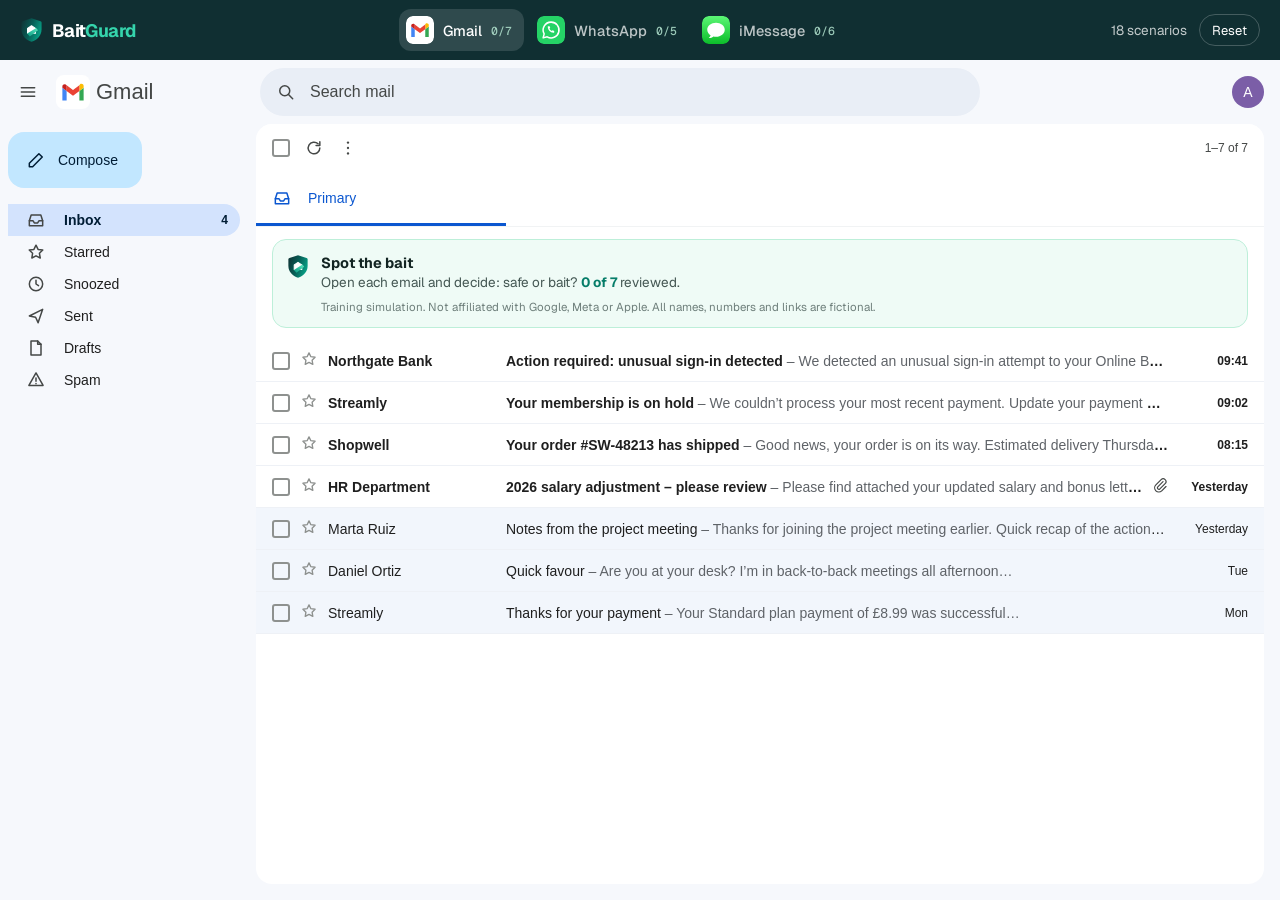
<file: simulator.html>
<!doctype html>
<html lang="en-GB">
<head>
  <meta charset="utf-8">
  <meta name="viewport" content="width=device-width, initial-scale=1, viewport-fit=cover">
  <title>BaitGuard Simulator — Safe or bait?</title>
  <meta name="description" content="Practise spotting scams in realistic email, chat and text-message simulations. Decide what is safe and what is bait.">
  <meta name="theme-color" content="#102F32">
  <link rel="icon" href="assets/brand/favicon.svg" type="image/svg+xml">
  <link rel="preconnect" href="https://fonts.googleapis.com">
  <link rel="preconnect" href="https://fonts.gstatic.com" crossorigin>
  <link href="https://fonts.googleapis.com/css2?family=Geist:wght@400;500;600;700&family=Geist+Mono:wght@400;500&display=swap" rel="stylesheet">
  <link rel="stylesheet" href="sim.css">
</head>
<body>

<svg width="0" height="0" style="position:absolute" aria-hidden="true">
  <defs>
    <linearGradient id="bg-shield" x1="0" y1="0" x2="1" y2="0.4">
      <stop offset="0" stop-color="#102F32"/><stop offset="0.55" stop-color="#075E56"/><stop offset="1" stop-color="#079B82"/>
    </linearGradient>
    <linearGradient id="bg-ribbon" x1="0" y1="1" x2="1" y2="0">
      <stop offset="0" stop-color="#079B82"/><stop offset="1" stop-color="#5EE6C0"/>
    </linearGradient>
    <symbol id="bg-mark" viewBox="0 0 64 72">
      <path d="M32 3 57 11.5c2 .7 3 2.2 3 4.2V34c0 17.5-12 29.5-28 35C16 63.5 4 51.5 4 34V15.7c0-2 1-3.5 3-4.2Z" fill="url(#bg-shield)"/>
      <path d="M21 31.5 32 24l11 7.5V45H21Z" fill="#fff" stroke="#fff" stroke-width="3" stroke-linejoin="round"/>
      <path d="M20 46 45 30.5l5 6.2L27.5 54Z" fill="url(#bg-ribbon)"/>
    </symbol>
    <symbol id="app-mail" viewBox="0 0 48 48">
      <rect width="48" height="48" rx="11" fill="#fff"/>
      <path d="M9 36h6V22.5L9 18v15.5a2.5 2.5 0 0 0 0 .2Z" fill="#4285F4"/>
      <path d="M33 36h6V18l-6 4.5Z" fill="#34A853"/>
      <path d="M33 14.5v8l6-4.5v-2.6c0-2.6-3-4-5-2.5Z" fill="#FBBC04"/>
      <path d="M15 22.5v-8l9 6.8 9-6.8v8l-9 6.8Z" fill="#EA4335"/>
      <path d="M9 15.4V18l6 4.5v-8l-1-.7c-2-1.5-5-.1-5 2.6Z" fill="#C5221F"/>
    </symbol>
    <symbol id="app-chat" viewBox="0 0 48 48">
      <rect width="48" height="48" rx="11" fill="#25D366"/>
      <path d="M24 10.5a13.5 13.5 0 0 0-11.7 20.2L10.5 37.5l7-1.8A13.5 13.5 0 1 0 24 10.5Z" fill="none" stroke="#fff" stroke-width="2.6" stroke-linejoin="round"/>
      <path d="M19.4 17.6h2.2l1.1 3-1.5 1a7.5 7.5 0 0 0 4.3 4.3l1-1.5 3 1.1v2.2a1.1 1.1 0 0 1-1.2 1.1c-5.7-.5-9.4-4.2-9.9-9.9a1.1 1.1 0 0 1 1-1.3Z" fill="#fff"/>
    </symbol>
    <symbol id="app-msg" viewBox="0 0 48 48">
      <defs><linearGradient id="app-msg-g" x1="0" y1="0" x2="0" y2="1"><stop offset="0" stop-color="#5BF675"/><stop offset="1" stop-color="#0CBD2A"/></linearGradient></defs>
      <rect width="48" height="48" rx="11" fill="url(#app-msg-g)"/>
      <path d="M24 11.5c-8.3 0-15 5.4-15 12 0 3.8 2.2 7.2 5.7 9.4-.4 1.9-1.5 3.6-3.2 4.8 3 .2 5.8-.8 7.9-2.6 1.5.3 3 .5 4.6.5 8.3 0 15-5.4 15-12.1s-6.7-12-15-12Z" fill="#fff"/>
    </symbol>
  </defs>
</svg>

<header class="simbar">
  <a class="sim-brand" href="index.html" aria-label="BaitGuard home">
    <svg class="sim-brand-mark" aria-hidden="true"><use href="#bg-mark"/></svg>
    <span class="sim-brand-word">Bait<span>Guard</span></span>
  </a>
  <nav class="simtabs" aria-label="Choose a simulation">
    <a href="#mail" data-tab="mail"><svg aria-hidden="true"><use href="#app-mail"/></svg><span class="tab-label">Gmail</span><span class="tab-prog" data-prog="mail"></span></a>
    <a href="#chat" data-tab="chat"><svg aria-hidden="true"><use href="#app-chat"/></svg><span class="tab-label">WhatsApp</span><span class="tab-prog" data-prog="chat"></span></a>
    <a href="#sms" data-tab="sms"><svg aria-hidden="true"><use href="#app-msg"/></svg><span class="tab-label">iMessage</span><span class="tab-prog" data-prog="sms"></span></a>
  </nav>
  <div class="sim-score">
    <span data-score></span>
    <button type="button" class="sim-reset" data-reset-all>Reset</button>
  </div>
</header>

<main id="sim-root" class="stage"></main>

<div class="urlpeek" data-urlpeek hidden></div>
<div class="sim-toast" data-toast role="status" aria-live="polite"></div>

<script src="sim.js"></script>
</body>
</html>
</file>
<file: sim.css>
/* ==========================================================================
   BaitGuard simulator — shell, coach panel, and three app look-alikes
   ========================================================================== */

:root {
  --forest-950: #0A2023;
  --forest: #102F32;
  --teal-800: #075E56;
  --emerald-700: #067D69;
  --emerald: #079B82;
  --mint: #35D4AC;
  --mint-200: #BDEFD9;
  --mint-100: #DFF8EE;
  --mint-50: #EFFBF6;
  --ink: #122422;
  --ink-2: #445753;
  --ink-3: #6E7F7B;
  --line: #E1E9E5;
  --line-2: #EEF3F0;
  --danger: #C8423A;
  --danger-50: #FCEDEB;
  --warn-50: #FFF4E0;
  --font: "Geist", ui-sans-serif, system-ui, -apple-system, "Segoe UI", Roboto, sans-serif;
  --mono: "Geist Mono", ui-monospace, "SF Mono", Menlo, Consolas, monospace;
  --ease: cubic-bezier(.2, .7, .1, 1);
  --shadow-md: 0 2px 6px rgba(16, 47, 50, .05), 0 14px 36px -10px rgba(16, 47, 50, .18);
}

*, *::before, *::after { box-sizing: border-box; }
html, body { height: 100%; }
body {
  margin: 0; display: flex; flex-direction: column;
  font-family: var(--font); color: var(--ink); background: #fff;
  -webkit-font-smoothing: antialiased;
}
a { color: inherit; text-decoration: none; }
button { font: inherit; color: inherit; cursor: pointer; }
h1, h2, p, ul, ol { margin: 0; }
ul { list-style: none; padding: 0; }
:focus-visible { outline: 2px solid var(--emerald); outline-offset: 2px; border-radius: 6px; }
.ic { width: 20px; height: 20px; flex: none; fill: none; stroke: currentColor; stroke-width: 1.8; stroke-linecap: round; stroke-linejoin: round; }

/* ---------- Top bar ---------- */
.simbar {
  flex: none; height: 60px; display: flex; align-items: center; gap: 16px;
  padding: 0 20px; background: var(--forest); color: #fff; position: relative; z-index: 5;
}
.sim-brand { display: inline-flex; align-items: center; gap: 9px; }
.sim-brand-mark { width: 23px; height: 26px; }
.sim-brand-word { font-weight: 700; font-size: 18px; letter-spacing: -.035em; }
.sim-brand-word span { color: var(--mint); }
.simtabs { display: flex; gap: 6px; margin: 0 auto; }
.simtabs a {
  display: flex; align-items: center; gap: 9px; height: 42px; padding: 0 12px 0 7px;
  border-radius: 12px; color: rgba(255, 255, 255, .72); font-size: 14.5px; font-weight: 500;
  transition: background-color .2s, color .2s;
}
.simtabs a:hover { background: rgba(255, 255, 255, .07); color: #fff; }
.simtabs a.on { background: rgba(255, 255, 255, .13); color: #fff; }
.simtabs svg { width: 28px; height: 28px; border-radius: 7px; }
.tab-prog { font-family: var(--mono); font-size: 11.5px; color: var(--mint-200); opacity: .8; }
.sim-score { display: flex; align-items: center; gap: 12px; font-size: 13.5px; color: rgba(255, 255, 255, .75); white-space: nowrap; }
.sim-score b { color: var(--mint); }
.sim-reset { background: none; border: 1px solid rgba(255, 255, 255, .22); color: #fff; height: 32px; padding: 0 12px; border-radius: 999px; font-size: 13px; }
.sim-reset:hover { border-color: rgba(255, 255, 255, .5); }

.stage { flex: 1; min-height: 0; position: relative; }
.stage > * { height: 100%; }

/* ---------- Toast + link preview ---------- */
.sim-toast {
  position: fixed; left: 50%; bottom: 24px; z-index: 20; transform: translate(-50%, 12px);
  max-width: min(520px, calc(100vw - 32px)); padding: 12px 16px; border-radius: 14px;
  background: var(--forest-950); color: #fff; font-size: 14px; line-height: 1.45;
  box-shadow: 0 14px 40px -12px rgba(0, 0, 0, .5);
  opacity: 0; pointer-events: none; transition: opacity .25s, transform .25s var(--ease);
}
.sim-toast.is-on { opacity: 1; transform: translate(-50%, 0); }
.sim-toast b { display: block; }
.sim-toast span { color: rgba(255, 255, 255, .78); }
.sim-toast code { font-family: var(--mono); font-size: 12.5px; color: #ffb4ad; word-break: break-all; }
.urlpeek {
  position: fixed; left: 0; bottom: 0; z-index: 15; max-width: 60vw;
  padding: 3px 8px; background: #f1f3f4; border: 1px solid #dadce0; border-left: 0; border-bottom: 0;
  border-radius: 0 6px 0 0; font: 12px/1.4 Arial, sans-serif; color: #202124;
  white-space: nowrap; overflow: hidden; text-overflow: ellipsis; pointer-events: none;
}
.urlpeek[hidden] { display: none; }

.lnk { cursor: pointer; }

/* ---------- Highlights ---------- */
mark[data-f] { background: none; color: inherit; border-radius: 4px; transition: background-color .4s, box-shadow .4s; }
.revealed mark[data-f] { background: rgba(200, 66, 58, .13); box-shadow: 0 0 0 2px rgba(200, 66, 58, .38); }
.revealed.safe mark[data-f] { background: rgba(7, 155, 130, .13); box-shadow: 0 0 0 2px rgba(7, 155, 130, .4); }
.revealed mark[data-f]::after {
  content: attr(data-f); display: inline-block; width: 16px; height: 16px; margin-left: 4px;
  border-radius: 50%; background: var(--danger); color: #fff; vertical-align: 1px;
  font: 700 10px/16px var(--font); text-align: center; text-decoration: none;
}
.revealed.safe mark[data-f]::after { background: var(--emerald); }

/* ---------- Banner (list header) ---------- */
.bg-banner {
  display: flex; gap: 12px; align-items: flex-start; margin: 12px 16px;
  padding: 12px 14px; border-radius: 14px; background: var(--mint-50); border: 1px solid var(--mint-200);
  font-family: var(--font); font-size: 13.5px; line-height: 1.45; color: var(--ink-2);
}
.bg-banner .bgm { width: 22px; height: 25px; flex: none; margin-top: 2px; }
.bg-banner b { display: block; color: var(--ink); font-size: 14.5px; }
.bg-banner strong { color: var(--emerald-700); }
.bg-banner small { display: block; margin-top: 6px; font-size: 11.5px; color: var(--ink-3); }
.bg-banner-acts { display: flex; flex-wrap: wrap; gap: 8px; margin-top: 10px; }
.bg-banner-acts a, .bg-banner-acts button {
  height: 32px; padding: 0 12px; border-radius: 999px; font-size: 13px; font-weight: 600;
  display: inline-flex; align-items: center; border: 1px solid var(--line); background: #fff;
}
.bg-banner-acts a:first-child { background: var(--emerald-700); color: #fff; border-color: transparent; }
.bg-banner.done { background: #fff; box-shadow: var(--shadow-md); border-color: var(--line); }
.bg-banner.done b { font-size: 17px; }

/* ---------- Result badges in lists ---------- */
.rb {
  flex: none; font-family: var(--font); font-size: 11.5px; font-weight: 600; line-height: 1;
  padding: 4px 8px; border-radius: 999px; white-space: nowrap;
}
.rb.ok { background: var(--mint-100); color: var(--emerald-700); }
.rb.bad { background: var(--danger-50); color: var(--danger); }

/* ---------- Coach (decision + feedback) ---------- */
.coach {
  font-family: var(--font); color: var(--ink); text-align: left;
  margin: 24px 0 8px; max-width: 640px; padding: 18px;
  border: 1px solid var(--line); border-radius: 18px; background: #fff; box-shadow: var(--shadow-md);
  font-size: 15px; line-height: 1.5;
}
.coach-tag { display: flex; align-items: center; gap: 8px; font-family: var(--mono); font-size: 11.5px; letter-spacing: .08em; text-transform: uppercase; color: var(--emerald-700); }
.coach-tag .bgm { width: 15px; height: 17px; }
.coach-title { font-size: 18px; font-weight: 650; letter-spacing: -.01em; margin-top: 6px; }
.coach-ctx { margin-top: 10px; padding: 9px 12px; border-radius: 10px; background: var(--mint-50); font-size: 14px; color: var(--ink-2); }
.coach-ctx b { color: var(--ink); }
.coach-btns { display: grid; grid-template-columns: 1fr 1fr; gap: 10px; margin-top: 14px; }
.coach-btns button {
  height: 50px; border-radius: 12px; border: 1.5px solid var(--line); background: #fff;
  display: flex; align-items: center; justify-content: center; gap: 8px; font-weight: 650; font-size: 16px;
  transition: border-color .2s, background-color .2s, transform .15s;
}
.coach-btns button:active { transform: scale(.98); }
.coach-btns [data-ans="safe"] .ic { color: var(--emerald); }
.coach-btns [data-ans="bait"] .ic { color: var(--danger); }
.coach-btns [data-ans="safe"]:hover { border-color: var(--emerald); background: var(--mint-50); }
.coach-btns [data-ans="bait"]:hover { border-color: var(--danger); background: var(--danger-50); }

.coach-res { display: flex; gap: 12px; align-items: flex-start; font-size: 17px; font-weight: 650; }
.coach-res em { font-style: normal; }
.v-bait .coach-res em { color: var(--danger); }
.v-safe .coach-res em { color: var(--emerald-700); }
.coach-res small { display: block; font-size: 14px; font-weight: 400; color: var(--ink-2); margin-top: 2px; }
.coach-ico { flex: none; width: 30px; height: 30px; border-radius: 50%; display: grid; place-items: center; font-size: 16px; color: #fff; }
.is-right .coach-ico { background: var(--emerald); }
.is-wrong .coach-ico { background: var(--danger); }
.is-done { border-top: 4px solid var(--emerald); }
.is-done.is-wrong { border-top-color: var(--danger); }
.coach-sub { margin-top: 16px; font-family: var(--mono); font-size: 11.5px; letter-spacing: .08em; text-transform: uppercase; color: var(--ink-3); }
.coach-sub span { text-transform: none; letter-spacing: 0; }
.coach-flags { list-style: none; padding: 0; margin: 10px 0 0; display: grid; gap: 10px; }
.coach-flags li { display: flex; gap: 10px; font-size: 14.5px; line-height: 1.45; }
.coach-flags .n { flex: none; width: 22px; height: 22px; margin-top: 1px; border-radius: 50%; display: grid; place-items: center; font-size: 12px; font-weight: 700; color: #fff; background: var(--danger); }
.v-safe .coach-flags .n { background: var(--emerald); }
.coach-flags b { display: block; }
.coach-flags span:not(.n) { color: var(--ink-2); }
.coach-lesson { margin-top: 14px; padding: 10px 12px; border-radius: 10px; background: var(--warn-50); font-size: 14px; color: var(--ink-2); }
.v-safe .coach-lesson { background: var(--mint-50); }
.coach-lesson b { color: var(--ink); }
.coach-next { display: flex; justify-content: flex-end; margin-top: 14px; }
.coach-next button {
  height: 44px; padding: 0 20px; border: 0; border-radius: 999px; background: var(--emerald-700); color: #fff;
  font-weight: 600; font-size: 15px; box-shadow: 0 10px 24px -8px rgba(6, 125, 105, .55);
}
.coach-next button:hover { background: var(--teal-800); }

/* ==========================================================================
   Gmail-style inbox
   ========================================================================== */
.gm {
  display: flex; flex-direction: column; background: #f6f8fc; color: #1f1f1f;
  font-family: "Google Sans", Roboto, "Segoe UI", Arial, sans-serif; font-size: 14px;
}
.gm .ic { width: 20px; height: 20px; color: #444746; }
.gm-top { flex: none; height: 64px; display: flex; align-items: center; gap: 8px; padding: 0 16px 0 8px; }
.gm-ib { width: 40px; height: 40px; border-radius: 50%; display: grid; place-items: center; flex: none; }
a.gm-ib:hover { background: rgba(68, 71, 70, .08); }
.gm-logo { display: flex; align-items: center; gap: 6px; width: 196px; flex: none; font-size: 22px; color: #444746; }
.gm-logo svg { width: 34px; height: 34px; }
.gm-search { flex: 1; max-width: 720px; height: 48px; display: flex; align-items: center; gap: 14px; padding: 0 16px; border-radius: 24px; background: #e9eef6; color: #444746; font-size: 16px; }
.gm-av { margin-left: auto; width: 32px; height: 32px; flex: none; border-radius: 50%; background: #7b5ea7; color: #fff; display: grid; place-items: center; font-size: 14px; }
.gm-body { flex: 1; min-height: 0; display: flex; }
.gm-side { width: 256px; flex: none; padding: 8px 16px 0 8px; }
.gm-compose { display: inline-flex; align-items: center; gap: 12px; height: 56px; padding: 0 24px 0 18px; margin-bottom: 16px; border-radius: 16px; background: #c2e7ff; font-weight: 500; color: #001d35; }
.gm-compose .ic { color: #001d35; }
.gm-nav div { display: flex; align-items: center; gap: 18px; height: 32px; padding: 0 12px 0 18px; border-radius: 0 16px 16px 0; color: #1f1f1f; }
.gm-nav div.on { background: #d3e3fd; font-weight: 700; color: #001d35; }
.gm-nav b { margin-left: auto; font-size: 12px; }
.gm-main { flex: 1; min-width: 0; margin: 0 16px 16px 0; overflow: auto; background: #fff; border-radius: 16px; }
.gm-tools { position: sticky; top: 0; z-index: 2; height: 48px; display: flex; align-items: center; gap: 14px; padding: 0 16px; background: #fff; }
.gm-count { margin-left: auto; font-size: 12px; color: #444746; }
.gm-tabs { display: flex; border-bottom: 1px solid #f1f3f4; }
.gm-tabs div { display: flex; align-items: center; gap: 16px; width: 250px; height: 54px; padding: 0 16px; color: #0b57d0; font-weight: 500; border-bottom: 3px solid #0b57d0; }
.gm-tabs .ic { color: #0b57d0; }
.gm-cb { width: 18px; height: 18px; flex: none; border: 2px solid #8e918f; border-radius: 3px; }
.gm-row {
  position: relative; display: flex; align-items: center; gap: 10px; height: 42px; padding: 0 16px;
  background: #f2f6fc; border-bottom: 1px solid #eef1f6; color: #1f1f1f;
}
.gm-row.unread { background: #fff; font-weight: 700; }
.gm-row:hover { z-index: 1; box-shadow: inset 1px 0 0 #dadce0, inset -1px 0 0 #dadce0, 0 1px 2px rgba(60, 64, 67, .3), 0 1px 3px 1px rgba(60, 64, 67, .15); }
.gm-star .ic { width: 18px; height: 18px; color: #8e918f; }
.gm-from { width: 168px; flex: none; white-space: nowrap; overflow: hidden; text-overflow: ellipsis; }
.gm-text { flex: 1; min-width: 0; white-space: nowrap; overflow: hidden; text-overflow: ellipsis; }
.gm-snip { color: #5f6368; font-weight: 400; }
.gm-att .ic { width: 16px; height: 16px; }
.gm-time { width: 70px; flex: none; text-align: right; font-size: 12px; }

.gm-read { padding: 4px 32px 40px 72px; max-width: 1000px; }
.gm-h { display: flex; align-items: center; flex-wrap: wrap; gap: 10px; margin: 10px 0 20px; font-size: 22px; font-weight: 400; color: #1f1f1f; }
.gm-chip { font-size: 12px; padding: 1px 6px; border-radius: 4px; background: #e8eaed; color: #444746; }
.gm-sender { display: flex; align-items: flex-start; gap: 12px; margin-left: -56px; }
.gm-avatar { width: 40px; height: 40px; flex: none; border-radius: 50%; display: grid; place-items: center; color: #fff; font-size: 16px; }
.gm-who { flex: 1; min-width: 0; padding-top: 2px; }
.gm-who b { font-weight: 700; }
.gm-addr { font-size: 12px; color: #5f6368; word-break: break-all; }
.gm-to { font-size: 12px; color: #5f6368; margin-top: 2px; }
.gm-when { font-size: 12px; color: #5f6368; white-space: nowrap; padding-top: 4px; }
.gm-content { padding: 22px 0 6px; font-size: 14px; line-height: 1.6; color: #222; font-family: Arial, Helvetica, sans-serif; }
.gm-content > p, .em-card > p { margin: 0 0 14px; }
.gm-content ul { list-style: disc; padding-left: 22px; margin: 0 0 14px; }
.gm-attach { margin-top: 18px; padding-top: 14px; border-top: 1px solid #e8eaed; }
.gm-attach-card { display: inline-flex; align-items: center; gap: 10px; padding: 10px 14px; border: 1px solid #dadce0; border-radius: 8px; font-size: 13px; font-weight: 600; }
.gm-attach-card .ic { color: #d93025; width: 26px; height: 26px; }
.gm-attach-card small { display: block; font-weight: 400; color: #5f6368; }
.gm-replies { display: flex; gap: 12px; margin-top: 18px; }
.gm-replies span { display: inline-flex; align-items: center; gap: 8px; height: 40px; padding: 0 18px; border: 1px solid #747775; border-radius: 20px; color: #444746; font-weight: 500; }
.gm-replies .ic { width: 18px; height: 18px; }

/* Email bodies */
.em-card { max-width: 560px; border: 1px solid #e8eaed; border-radius: 6px; padding: 0 24px 6px; }
.em-bar { margin: 0 -24px 22px; padding: 16px 24px; border-radius: 6px 6px 0 0; display: flex; align-items: baseline; gap: 6px; color: #fff; }
.em-logo { font-weight: 800; letter-spacing: .04em; font-size: 18px; }
.em-logo-sub { font-size: 12px; letter-spacing: .3em; opacity: .8; }
.em-h { font-size: 20px; margin: 0 0 14px; }
.em-center { text-align: center; padding: 6px 0; }
.em-btn { display: inline-block; padding: 12px 28px; border-radius: 4px; color: #fff !important; font-weight: 700; text-decoration: none; }
.em-fine { font-size: 11px; color: #80868b; }
.em-order { display: grid; gap: 8px; margin: 0 0 16px; padding: 14px 16px; border-radius: 6px; background: #f8f9fa; }
.em-order div { display: flex; justify-content: space-between; gap: 16px; }
.em-order span { color: #5f6368; }

/* ==========================================================================
   WhatsApp-style chat
   ========================================================================== */
.wa {
  display: flex; background: #fff; color: #111b21;
  font-family: "Segoe UI", "Helvetica Neue", Helvetica, Arial, sans-serif;
}
.wa .ic { color: #54656f; width: 22px; height: 22px; }
.wa-side { width: 32%; min-width: 330px; max-width: 440px; display: flex; flex-direction: column; border-right: 1px solid #e9edef; }
.wa-head { flex: none; height: 64px; display: flex; align-items: center; justify-content: space-between; padding: 0 16px 0 20px; }
.wa-head b { font-size: 22px; font-weight: 700; }
.wa-icons { display: flex; gap: 20px; }
.wa-search { flex: none; margin: 0 12px 10px; height: 40px; display: flex; align-items: center; gap: 14px; padding: 0 16px; border-radius: 20px; background: #f0f2f5; color: #667781; font-size: 15px; }
.wa-search .ic { width: 18px; height: 18px; }
.wa-chips { flex: none; display: flex; gap: 8px; padding: 0 12px 6px; }
.wa-chips span { padding: 5px 12px; border-radius: 16px; background: #f0f2f5; color: #54656f; font-size: 14px; }
.wa-chips span.on { background: #d9fdd3; color: #008069; }
.wa-side .bg-banner { margin: 8px 12px; }
.wa-list { flex: 1; overflow: auto; }
.wa-row { display: flex; align-items: center; gap: 13px; height: 72px; padding-left: 12px; }
.wa-row:hover { background: #f5f6f6; }
.wa-row.on { background: #f0f2f5; }
.wa-row-txt { flex: 1; min-width: 0; height: 100%; display: flex; flex-direction: column; justify-content: center; gap: 2px; padding-right: 14px; border-bottom: 1px solid #e9edef; }
.wa-top { display: flex; justify-content: space-between; gap: 8px; }
.wa-top b { font-size: 16.5px; font-weight: 400; white-space: nowrap; overflow: hidden; text-overflow: ellipsis; }
.wa-top span { font-size: 12px; color: #667781; flex: none; }
.wa-top span.new { color: #1fa855; font-weight: 600; }
.wa-bot { display: flex; align-items: center; gap: 6px; font-size: 14px; color: #667781; }
.wa-prev { flex: 1; min-width: 0; white-space: nowrap; overflow: hidden; text-overflow: ellipsis; }
.wa-count { flex: none; min-width: 20px; height: 20px; padding: 0 6px; border-radius: 10px; background: #25d366; color: #fff; font-size: 12px; font-weight: 600; display: grid; place-items: center; }
.wa-av { width: 49px; height: 49px; flex: none; border-radius: 50%; display: grid; place-items: center; color: #fff; font-size: 18px; font-weight: 500; overflow: hidden; }
.wa-av .ic { color: #fff; width: 28px; height: 28px; }
.wa-av.unknown { background: #dfe5e7; }
.wa-av.unknown .ic { width: 40px; height: 40px; margin-top: 12px; }
.wa-av.sm { width: 40px; height: 40px; font-size: 15px; }
.wa-av.sm.unknown .ic { width: 32px; height: 32px; margin-top: 10px; }
.wa-av.lg { width: 64px; height: 64px; margin: 0 auto 8px; }
.wa-av.lg.unknown .ic { width: 54px; height: 54px; margin-top: 16px; }

.wa-chat { flex: 1; min-width: 0; display: flex; flex-direction: column; background: #efeae2; }
.wa-empty { flex: 1; display: grid; place-items: center; padding: 24px; text-align: center; background: #f0f2f5; color: #667781; border-bottom: 6px solid #25d366; }
.wa-empty-ic { width: 72px; height: 72px; border-radius: 18px; margin: 0 auto 18px; }
.wa-empty h2 { font-size: 28px; font-weight: 300; color: #41525d; margin-bottom: 10px; }
.wa-e2e { display: inline-flex; align-items: center; gap: 6px; margin-top: 28px; font-size: 13px; }
.wa-e2e .ic { width: 14px; height: 14px; color: #8696a0; }
.wa-chead { flex: none; height: 62px; display: flex; align-items: center; gap: 12px; padding: 0 16px; background: #f0f2f5; }
.wa-back { display: none; }
.wa-chead-txt { flex: 1; min-width: 0; display: flex; flex-direction: column; }
.wa-chead-txt b { font-size: 16px; font-weight: 500; }
.wa-chead-txt small { font-size: 13px; color: #667781; white-space: nowrap; overflow: hidden; text-overflow: ellipsis; }
.wa-scroll {
  flex: 1; overflow: auto; padding: 16px 7% 20px;
  background-color: #efeae2;
  background-image: radial-gradient(rgba(84, 101, 111, .07) 1.6px, transparent 1.7px), radial-gradient(rgba(84, 101, 111, .05) 1.2px, transparent 1.3px);
  background-size: 34px 34px, 22px 22px; background-position: 0 0, 11px 17px;
}
.wa-day { text-align: center; margin: 12px 0 10px; }
.wa-day span { display: inline-block; padding: 5px 12px; border-radius: 8px; background: #fff; font-size: 12.5px; color: #54656f; box-shadow: 0 1px .5px rgba(11, 20, 26, .13); }
.wa-notice { max-width: 360px; margin: 6px auto 14px; padding: 18px 16px 12px; border-radius: 10px; background: #fff; text-align: center; box-shadow: 0 1px .5px rgba(11, 20, 26, .13); }
.wa-notice b { display: block; font-size: 17px; font-weight: 500; }
.wa-notice > span { display: block; font-size: 13px; color: #667781; margin-top: 2px; }
.wa-notice-acts { display: flex; justify-content: center; gap: 8px; margin-top: 12px; }
.wa-notice-acts span { padding: 6px 16px; border-radius: 18px; border: 1px solid #e9edef; font-size: 14px; color: #008069; }
.wa-notice-acts .red { color: #ea0038; }
.wa-msg { display: flex; margin-top: 2px; }
.wa-msg.tail { margin-top: 10px; }
.wa-msg.me { justify-content: flex-end; }
.wa-bub {
  position: relative; max-width: 65%; padding: 6px 8px 8px 9px; border-radius: 8px;
  background: #fff; font-size: 14.5px; line-height: 19px; color: #111b21; box-shadow: 0 1px .5px rgba(11, 20, 26, .13);
  overflow-wrap: anywhere;
}
.me .wa-bub { background: #d9fdd3; }
.tail.them .wa-bub { border-top-left-radius: 0; }
.tail.me .wa-bub { border-top-right-radius: 0; }
.tail.them .wa-bub::before, .tail.me .wa-bub::before { content: ""; position: absolute; top: 0; width: 8px; height: 13px; }
.tail.them .wa-bub::before { left: -8px; background: #fff; clip-path: polygon(0 0, 100% 0, 100% 100%); }
.tail.me .wa-bub::before { right: -8px; background: #d9fdd3; clip-path: polygon(0 0, 100% 0, 0 100%); }
.wa-sender { display: block; font-size: 13px; font-weight: 600; margin-bottom: 2px; }
.wa-meta { float: right; display: inline-flex; align-items: center; gap: 3px; margin: 6px 0 -6px 12px; font-size: 11px; color: #667781; }
.wa .wa-meta .tick { width: 16px; height: 16px; color: #53bdeb; }
.wa-bub .lnk { color: #027eb5; text-decoration: underline; }
.wa-coach .coach { margin: 22px auto 6px; }
.wa-compose { flex: none; display: flex; align-items: center; gap: 14px; padding: 10px 16px; background: #f0f2f5; }
.wa-compose > div { flex: 1; display: flex; align-items: center; gap: 12px; height: 42px; padding: 0 12px; border-radius: 8px; background: #fff; color: #8696a0; font-size: 15px; }

/* ==========================================================================
   iMessage-style phone
   ========================================================================== */
.im {
  display: flex; align-items: center; justify-content: center; gap: 48px;
  padding: 24px; overflow: auto;
  background: radial-gradient(circle at 30% 20%, #f4faf7, #e2ebe7);
  font-family: -apple-system, BlinkMacSystemFont, "SF Pro Text", "Helvetica Neue", "Segoe UI", Arial, sans-serif;
}
.im .ic { width: 22px; height: 22px; }
.im-phone {
  position: relative; flex: none; width: 380px; height: 780px; max-height: 100%;
  display: flex; flex-direction: column; overflow: hidden;
  background: #fff; color: #000; border: 11px solid #1c1c1e; border-radius: 56px;
  box-shadow: 0 0 0 2px #3a3a3c, 0 40px 80px -30px rgba(16, 47, 50, .45);
}
.im-status { flex: none; position: relative; height: 50px; display: flex; align-items: center; justify-content: space-between; padding: 4px 28px 0 34px; font-size: 15px; font-weight: 600; }
.im-island { position: absolute; left: 50%; top: 11px; width: 108px; height: 32px; margin-left: -54px; border-radius: 20px; background: #000; }
.im-sys { display: flex; gap: 4px; align-items: center; }
.im-sys .ic { width: 18px; height: 18px; }
.im-home { position: absolute; left: 50%; bottom: 8px; width: 130px; height: 5px; margin-left: -65px; border-radius: 3px; background: #000; z-index: 2; }
.im-screen { flex: 1; min-height: 0; display: flex; flex-direction: column; }
.im-listhead { flex: none; display: flex; justify-content: space-between; align-items: center; padding: 4px 18px; color: #007aff; font-size: 17px; }
.im-big { flex: none; padding: 2px 18px 6px; font-size: 34px; font-weight: 700; letter-spacing: .01em; }
.im-search { flex: none; margin: 2px 16px 8px; height: 36px; display: flex; align-items: center; gap: 6px; padding: 0 8px; border-radius: 10px; background: #eeeef0; color: #8e8e93; font-size: 17px; }
.im-search .ic { width: 18px; height: 18px; }
.im-list-scroll { flex: 1; overflow: auto; padding-bottom: 24px; }
.im-row { display: flex; align-items: center; height: 80px; padding-left: 2px; }
.im-row:active { background: #e5e5ea; }
.im-dot { width: 10px; height: 10px; margin: 0 6px; border-radius: 50%; flex: none; }
.im-dot.on { background: #007aff; }
.im-av { width: 46px; height: 46px; flex: none; margin-right: 12px; border-radius: 50%; display: grid; place-items: center; overflow: hidden; background: linear-gradient(#a8aeba, #868a96); color: #fff; font-size: 18px; font-weight: 600; }
.im-av .ic { width: 38px; height: 38px; margin-top: 12px; color: #fff; }
.im-av.sm { width: 50px; height: 50px; margin: 0 auto 2px; }
.im-txt { flex: 1; min-width: 0; height: 100%; display: flex; flex-direction: column; justify-content: center; padding-right: 14px; border-bottom: .5px solid #c6c6c8; }
.im-top { display: flex; justify-content: space-between; gap: 8px; }
.im-top b { font-size: 16.5px; font-weight: 600; white-space: nowrap; overflow: hidden; text-overflow: ellipsis; }
.im-top span { flex: none; display: inline-flex; align-items: center; gap: 2px; font-size: 15px; color: #8e8e93; }
.im-top .ic { width: 14px; height: 14px; }
.im-txt p { font-size: 15px; line-height: 1.3; color: #8e8e93; display: -webkit-box; -webkit-line-clamp: 2; -webkit-box-orient: vertical; overflow: hidden; }
.im-txt .rb { align-self: flex-start; margin-top: 4px; }
.im-chead { flex: none; display: grid; grid-template-columns: 64px 1fr 64px; align-items: center; padding: 0 8px 8px; background: rgba(249, 249, 249, .94); border-bottom: .5px solid #d1d1d6; }
.im-back { display: inline-flex; align-items: center; color: #007aff; }
.im-back .ic { width: 26px; height: 26px; stroke-width: 2.2; }
.im-back span { min-width: 22px; height: 22px; padding: 0 6px; border-radius: 11px; background: #007aff; color: #fff; font-size: 13px; display: grid; place-items: center; }
.im-who { text-align: center; }
.im-who small { display: block; font-size: 11.5px; color: #000; white-space: nowrap; overflow: hidden; text-overflow: ellipsis; }
.im-video { justify-self: end; padding-right: 8px; color: #007aff; }
.im-scroll { flex: 1; overflow: auto; padding: 10px 12px 16px; }
.im-label, .im-stamp { text-align: center; font-size: 11.5px; color: #8e8e93; margin: 6px 0 10px; }
.im-label { font-weight: 600; }
.im-label span { font-weight: 400; }
.im-msg { display: flex; margin-top: 3px; }
.im-msg.me { justify-content: flex-end; margin-top: 8px; }
.im-bub { max-width: 78%; padding: 8px 13px; border-radius: 19px; background: #e9e9eb; color: #000; font-size: 16px; line-height: 1.32; overflow-wrap: anywhere; }
.me .im-bub { background: #007aff; color: #fff; }
.is-sms .me .im-bub { background: #34c759; }
.im-bub .lnk { color: inherit; text-decoration: underline; }
.im-junk { text-align: center; font-size: 12.5px; color: #8e8e93; margin: 18px 0 6px; line-height: 1.45; }
.im-junk a { color: #007aff; }
.im-compose { flex: none; display: flex; align-items: center; gap: 8px; padding: 8px 12px 26px; }
.im-plus { width: 34px; height: 34px; flex: none; border-radius: 50%; background: #e9e9eb; color: #6b6b70; display: grid; place-items: center; }
.im-plus .ic { width: 20px; height: 20px; }
.im-compose > div { flex: 1; height: 36px; display: flex; align-items: center; justify-content: space-between; padding: 0 10px 0 14px; border: 1px solid #c6c6c8; border-radius: 18px; color: #b0b0b5; font-size: 16px; }
.im-compose > div .ic { width: 20px; height: 20px; color: #8e8e93; }
.im-side { width: 380px; flex: none; max-height: 100%; overflow: auto; padding: 4px; }
.im-side .coach { margin: 0; }
.im-side .bg-banner { margin: 0 0 14px; }
.im-tip { padding: 16px 18px; border-radius: 16px; background: #fff; border: 1px solid var(--line); font-size: 14.5px; line-height: 1.5; color: var(--ink-2); font-family: var(--font); }
.im-tip b { display: block; color: var(--ink); margin-bottom: 4px; }
.im-inline-only { display: none; }
.im-inline-only .coach { margin: 20px 0 4px; }

/* ==========================================================================
   Responsive
   ========================================================================== */
@media (max-width: 1100px) {
  .gm-side { display: none; }
  .gm-main { margin-left: 16px; }
  .gm-logo { width: auto; padding-right: 12px; }
  .im { gap: 28px; }
  .im-side { width: 320px; }
}

@media (max-width: 860px) {
  .tab-label { display: none; }
  .simtabs a { padding: 0 10px 0 7px; }
  .sim-brand-word { display: none; }

  /* iMessage goes full-screen; the coach moves inside the conversation */
  .im { display: block; padding: 0; background: #fff; }
  .im-phone { width: 100%; height: 100%; max-height: none; border: 0; border-radius: 0; box-shadow: none; }
  .im-status, .im-home { display: none; }
  .im-chead { padding-top: 8px; }
  .im-side { display: none; }
  .im-inline-only { display: block; }
  .im-list-scroll .bg-banner { margin: 4px 16px 10px; }
  .im-compose { padding-bottom: max(10px, env(safe-area-inset-bottom)); }
}

@media (max-width: 760px) {
  .simbar { gap: 8px; padding: 0 12px; }
  .sim-score { gap: 8px; font-size: 12.5px; }

  /* Gmail mobile */
  .gm-top { height: 60px; padding: 0 12px; }
  .gm-logo { display: none; }
  .gm-top > .gm-ib { display: none; }
  .gm-search { height: 46px; font-size: 15px; }
  .gm-av { margin-left: 8px; }
  .gm-main { margin: 0; border-radius: 0; }
  .gm-tabs { display: none; }
  .gm-tools .gm-cb { display: none; }
  .gm-row { display: grid; grid-template-columns: 1fr auto; grid-template-areas: "from time" "text text" "badge badge"; gap: 2px 10px; height: auto; padding: 12px 16px; }
  .gm-row .gm-cb, .gm-row .gm-star, .gm-row .gm-att { display: none; }
  .gm-from { grid-area: from; width: auto; font-size: 15px; }
  .gm-time { grid-area: time; width: auto; }
  .gm-text { grid-area: text; white-space: normal; display: -webkit-box; -webkit-line-clamp: 2; -webkit-box-orient: vertical; }
  .gm-subj { display: block; }
  .gm-dash { display: none; }
  .gm-row .rb { grid-area: badge; justify-self: start; margin-top: 4px; }
  .gm-read { padding: 4px 16px 32px; }
  .gm-sender { margin-left: 0; }
  .gm-h { font-size: 20px; }
  .em-card { padding: 0 16px 4px; }
  .em-bar { margin: 0 -16px 18px; padding: 14px 16px; }
  .gm-replies span { padding: 0 14px; }

  /* WhatsApp mobile: one pane at a time */
  .wa-side { width: 100%; max-width: none; min-width: 0; border-right: 0; }
  .wa-chat { display: none; }
  .wa.is-open .wa-side { display: none; }
  .wa.is-open .wa-chat { display: flex; }
  .wa-back { display: grid; place-items: center; margin-left: -6px; }
  .wa-chead { padding: 0 10px; gap: 8px; }
  .wa-icons { gap: 16px; }
  .wa-chead .wa-icons .ic:last-child { display: none; }
  .wa-scroll { padding: 12px 10px 16px; }
  .wa-bub { max-width: 84%; }
  .wa-compose { padding: 8px 10px max(8px, env(safe-area-inset-bottom)); }
}

@media (max-width: 420px) {
  .coach { padding: 16px 14px; }
  .coach-btns button { height: 48px; }
  .sim-score span { display: none; }
}

@media (prefers-reduced-motion: reduce) {
  *, *::before, *::after { transition-duration: .01ms !important; animation-duration: .01ms !important; scroll-behavior: auto !important; }
}
</file>
